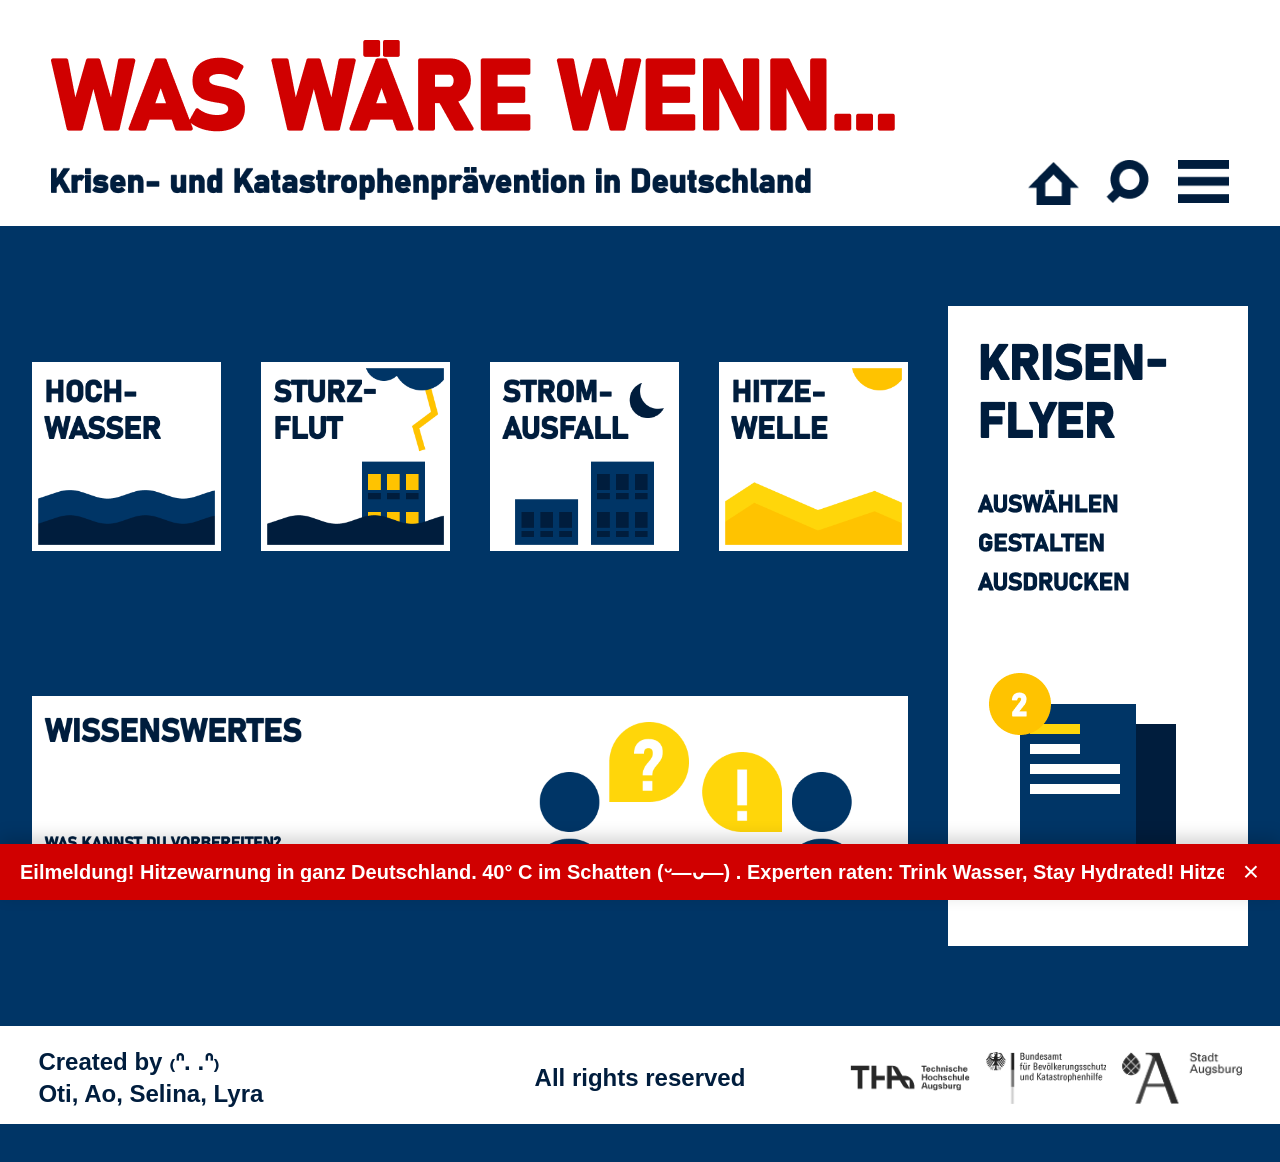
<file: index.html>
<!DOCTYPE html>
<html lang="de">
<head>
    <meta charset="UTF-8">
    <meta name="viewport" content="width=device-width, initial-scale=1.0">
    <title>Startseite</title>
    <link rel="stylesheet" href="./css/style.css">
    <script src="./js/script.js" defer></script>
</head>
<body class="page-shell">
    <header class="hero-header">
        <img src="./images/main_title_big.png" alt="WAS TUN WENN'S KNALLT?" class="hero-title-image">
    </header>

    <div class="sticky-bar">
        <div class="sticky-text-image-wrap">
            <img src="./images/main_title_small.png" alt="Lokale Krisenvorsorge leicht gemacht" class="sticky-text-image">
        </div>

        <div class="sticky-icons">
            <a class="icon-link" href="./index.html" aria-label="Startseite">
                <img src="./images/Rectangle 110.png" alt="" class="icon-img">
            </a>

            <div class="header-tool search-tool">
                <button class="icon-link icon-button" id="searchToggle" aria-label="Suche öffnen" type="button">
                    <img src="./images/Group 95.png" alt="" class="icon-img">
                </button>

                <div class="search-panel" id="searchPanel">
                    <div class="search-dummy">Suche...</div>
                </div>
            </div>

            <div class="header-tool menu-tool">
                <button class="icon-link icon-button" id="menuToggle" aria-label="Menü öffnen" type="button">
                    <img src="./images/Group 94.png" alt="" class="icon-img">
                </button>

                <div class="menu-panel" id="menuPanel">
                    <img src="./images/menu.png" alt="Menü" class="menu-panel-image">

                    <button class="menu-hitbox menu-close-hitbox" type="button" data-menu-close aria-label="Menü schließen"></button>

                    <a href="./wissenswertes/index.html" class="menu-hitbox menu-link-hitbox menu-hitbox-wissenswertes" aria-label="Zu Wissenswertes"></a>

                    <a href="./krisen-flyer/index.html" class="menu-hitbox menu-link-hitbox menu-hitbox-krisenflyer" aria-label="Zu Krisen-Flyer"></a>

                    <a href="./hochwasser/index.html" class="menu-hitbox menu-link-hitbox menu-hitbox-hochwasser" aria-label="Zu Hochwasser"></a>

                    <a href="#about" class="menu-hitbox menu-link-hitbox menu-hitbox-about" aria-label="Zu About"></a>
                </div>
            </div>
        </div>
    </div>

    <main class="page-content">
        <section class="media-section">
            <div class="left-column">
                <div class="image-grid">
                    <a href="./hochwasser/index.html" class="grid-image-link img-1" aria-label="Zu Hochwasser">
                        <img src="./images/Hochwasser.png" alt="Hochwasser" class="img-box">
                    </a>

                    <img src="./images/Unwetter.png" alt="Sturzflut" class="img-box img-2 modal-trigger"
                         data-title="Sturzflut"
                         data-text="Lorem ipsum dolor sit amet, consectetur adipiscing elit. Ut enim ad minim veniam, quis nostrud exercitation ullamco laboris.">

                    <img src="./images/Stromausfall.png" alt="Stromausfall" class="img-box img-3 modal-trigger"
                         data-title="Stromausfall"
                         data-text="Lorem ipsum dolor sit amet, consectetur adipiscing elit. Duis aute irure dolor in reprehenderit in voluptate velit esse cillum dolore.">

                    <img src="./images/Hitzewelle.png" alt="Hitzewelle" class="img-box img-4 modal-trigger"
                         data-title="Hitzewelle"
                         data-text="Lorem ipsum dolor sit amet, consectetur adipiscing elit. Excepteur sint occaecat cupidatat non proident, sunt in culpa qui officia deserunt.">

                    <a href="./wissenswertes/index.html" class="grid-image-link img-wide" aria-label="Zu Wissenswertes">
                        <img src="./images/Wissenswertes.png" alt="Wissenswertes" class="img-box">
                    </a>
                </div>
            </div>

            <aside class="sticky-side">
                <a href="./krisen-flyer/index.html" class="side-image-link" aria-label="Zum Krisen-Flyer">
                    <img src="./images/Druckmaterial.png" alt="Druckmaterial" class="img-box img-tall">
                </a>
            </aside>
        </section>
    </main>

    <div class="modal" id="infoModal" aria-hidden="true">
        <div class="modal-content" role="dialog" aria-modal="true" aria-labelledby="modalTitle">
            <button class="modal-close" id="modalClose" aria-label="Popup schließen" type="button">
                <span aria-hidden="true">×</span>
            </button>
            <h2 id="modalTitle">Titel</h2>
            <p id="modalText">Text</p>
            <a id="modalLink" class="modal-link" href="#" hidden>Mehr erfahren</a>
        </div>
    </div>

    <div class="bottom-alert" id="bottomAlert" role="region" aria-label="Eilmeldung">
        <div class="bottom-alert-track">
            <div class="bottom-alert-marquee">
                <span>
                    Eilmeldung! Hitzewarnung in ganz Deutschland. 40° C im Schatten (ᵕ—ᴗ—) . Experten raten: Trink Wasser, Stay Hydrated! Hitze ist erwartet zu steigen dieses Wochenende. Cremt euch gut ein.
                </span>
                <span aria-hidden="true">
                    Eilmeldung! Hitzewarnung in ganz Deutschland. 40° C im Schatten (ᵕ—ᴗ—) . Experten raten: Trink Wasser, Stay Hydrated! Hitze ist erwartet zu steigen dieses Wochenende. Cremt euch gut ein.
                </span>
            </div>
        </div>

        <button class="bottom-alert-close" id="bottomAlertClose" type="button" aria-label="Eilmeldung schließen">
            ×
        </button>
    </div>

    <footer class="site-footer" id="about">
        <div class="footer-column footer-names">
            <p>Created by ₍ᐢ. .ᐢ₎</p>
            <p>Oti, Ao, Selina, Lyra</p>
        </div>

        <div class="footer-column footer-rights">
            <p>All rights reserved</p>
        </div>

        <div class="footer-column footer-logos">
            <img src="./images/logo_1.png" alt="Logo 1" class="footer-logo">
            <img src="./images/logo_2.png" alt="Logo 2" class="footer-logo">
            <img src="./images/logo_3.png" alt="Logo 3" class="footer-logo">
        </div>
    </footer>
</body>
</html>
</file>
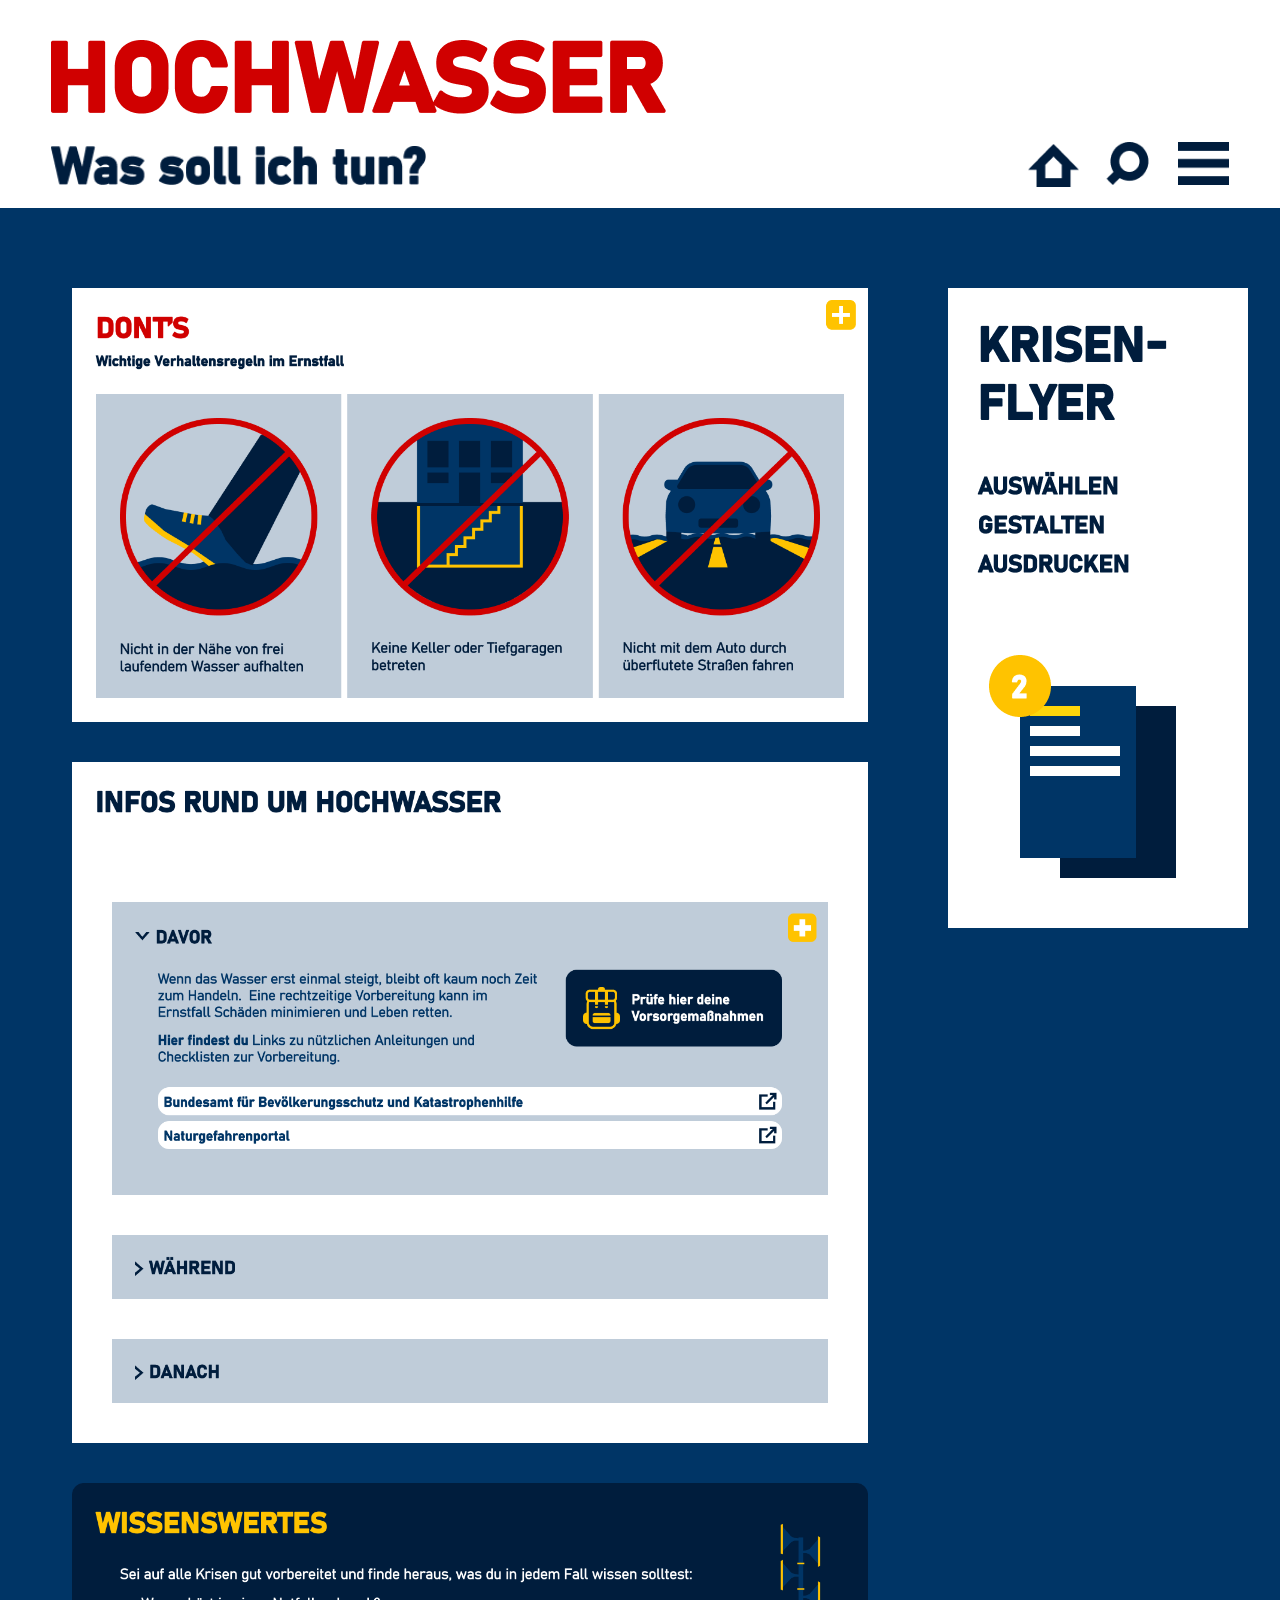
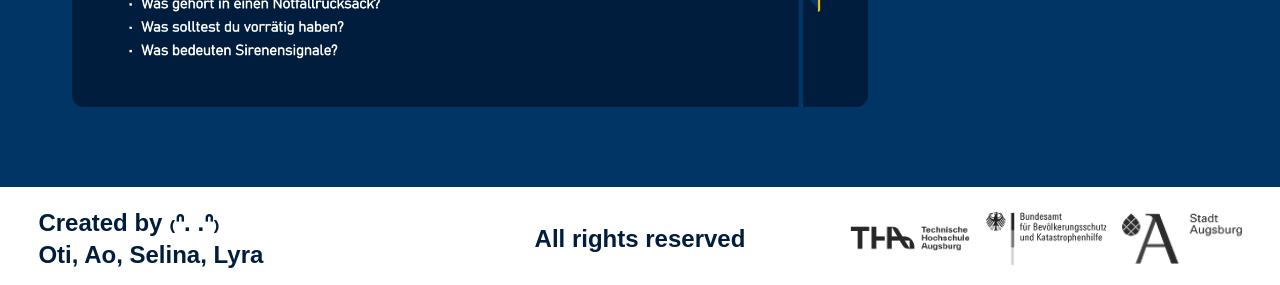
<file: hochwasser/index.html>
<!DOCTYPE html>
<html lang="de">
<head>
    <meta charset="UTF-8">
    <meta name="viewport" content="width=device-width, initial-scale=1.0">
    <title>Hochwasser</title>
    <link rel="stylesheet" href="../css/style.css">
    <script src="../js/script.js" defer></script>
</head>
<body>
<header class="hero-header">
    <img src="../images/hochwasser_title_big.png" alt="HOCHWASSER" class="hero-title-image">
</header>

<div class="sticky-bar">
    <div class="sticky-text-image-wrap">
        <img src="../images/hochwasser_title_small.png" alt="Was soll ich tun?" class="sticky-text-image">
    </div>

    <div class="sticky-icons">
        <a class="icon-link" href="../index.html" aria-label="Startseite">
            <img src="../images/Rectangle 110.png" alt="" class="icon-img">
        </a>

        <div class="header-tool search-tool">
            <button class="icon-link icon-button" id="searchToggle" aria-label="Suche öffnen" type="button">
                <img src="../images/Group 95.png" alt="" class="icon-img">
            </button>

            <div class="search-panel" id="searchPanel">
                <div class="search-dummy">Suche...</div>
            </div>
        </div>

        <div class="header-tool menu-tool">
            <button class="icon-link icon-button" id="menuToggle" aria-label="Menü öffnen" type="button">
                <img src="../images/Group 94.png" alt="" class="icon-img">
            </button>

            <div class="menu-panel" id="menuPanel">
                <img src="../images/menu.png" alt="Menü" class="menu-panel-image">

                <button class="menu-hitbox menu-close-hitbox" type="button" data-menu-close aria-label="Menü schließen"></button>

                <a href="../wissenswertes/index.html" class="menu-hitbox menu-link-hitbox menu-hitbox-wissenswertes" aria-label="Zu Wissenswertes"></a>

                <a href="../krisen-flyer/index.html" class="menu-hitbox menu-link-hitbox menu-hitbox-krisenflyer" aria-label="Zu Krisen-Flyer"></a>

                <a href="../hochwasser/index.html" class="menu-hitbox menu-link-hitbox menu-hitbox-hochwasser" aria-label="Zu Hochwasser"></a>

                <a href="#about" class="menu-hitbox menu-link-hitbox menu-hitbox-about" aria-label="Zu About"></a>
            </div>
        </div>
    </div>
</div>

<main class="subpage-layout">
    <section class="subpage-content">
        <div class="hochwasser-shell">
            <div class="hochwasser-stack">
                <img src="../images/hochwasser1.png" alt="Hochwasser 1" class="hochwasser-image">

                <section class="hochwasser-toggle-panel" aria-label="Hochwasser Phasen">
                    <div class="hochwasser-toggle-bg" aria-hidden="true"></div>

                    <div class="hochwasser-toggle-content">
                        <div class="toggle-module" data-toggle-group="davor" data-state="open">
                            <img src="../images/davor_open.png" alt="Davor geöffnet" class="toggle-image is-active" data-variant="open">
                            <img src="../images/davor_closed.png" alt="Davor eingeklappt" class="toggle-image" data-variant="closed">
                            <button class="toggle-hitbox" type="button" aria-label="Davor umschalten"></button>
                        </div>

                        <div class="toggle-module" data-toggle-group="waerend" data-state="closed">
                            <div class="toggle-open-layer">
                                <img src="../images/waerend_open.png" alt="Während geöffnet" class="toggle-image" data-variant="open">
                                <a href="./regionale-informationen/index.html"
                                   class="waerend-open-hitbox"
                                   aria-label="Zu den regionalen Informationen"></a>
                            </div>

                            <img src="../images/waerend_closed.png" alt="Während eingeklappt" class="toggle-image is-active" data-variant="closed">
                            <button class="toggle-hitbox" type="button" aria-label="Während umschalten"></button>
                        </div>

                        <div class="toggle-module" data-toggle-group="danach" data-state="closed">
                            <img src="../images/danach_open.png" alt="Danach geöffnet" class="toggle-image" data-variant="open">
                            <img src="../images/danach_closed.png" alt="Danach eingeklappt" class="toggle-image is-active" data-variant="closed">
                            <button class="toggle-hitbox" type="button" aria-label="Danach umschalten"></button>
                        </div>
                    </div>
                </section>

                <a href="../wissenswertes/index.html">
                    <img src="../images/hochwasserblue.png" alt="Hochwasser Blue" class="hochwasser-image">
                </a>
            </div>
        </div>
    </section>

    <aside class="sticky-side subpage-side">
        <a href="../krisen-flyer/index.html" class="side-image-link" aria-label="Zum Krisen-Flyer">
            <img src="../images/Druckmaterial.png" alt="Druckmaterial" class="img-box img-tall">
        </a>
    </aside>
</main>

    <footer class="site-footer" id="about">
        <div class="footer-column footer-names">
            <p>Created by ₍ᐢ. .ᐢ₎</p>
            <p>Oti, Ao, Selina, Lyra</p>
        </div>

        <div class="footer-column footer-rights">
            <p>All rights reserved</p>
        </div>

        <div class="footer-column footer-logos">
            <img src="../images/logo_1.png" alt="Logo 1" class="footer-logo">
            <img src="../images/logo_2.png" alt="Logo 2" class="footer-logo">
            <img src="../images/logo_3.png" alt="Logo 3" class="footer-logo">
        </div>
    </footer>
</body>
</html>
</file>
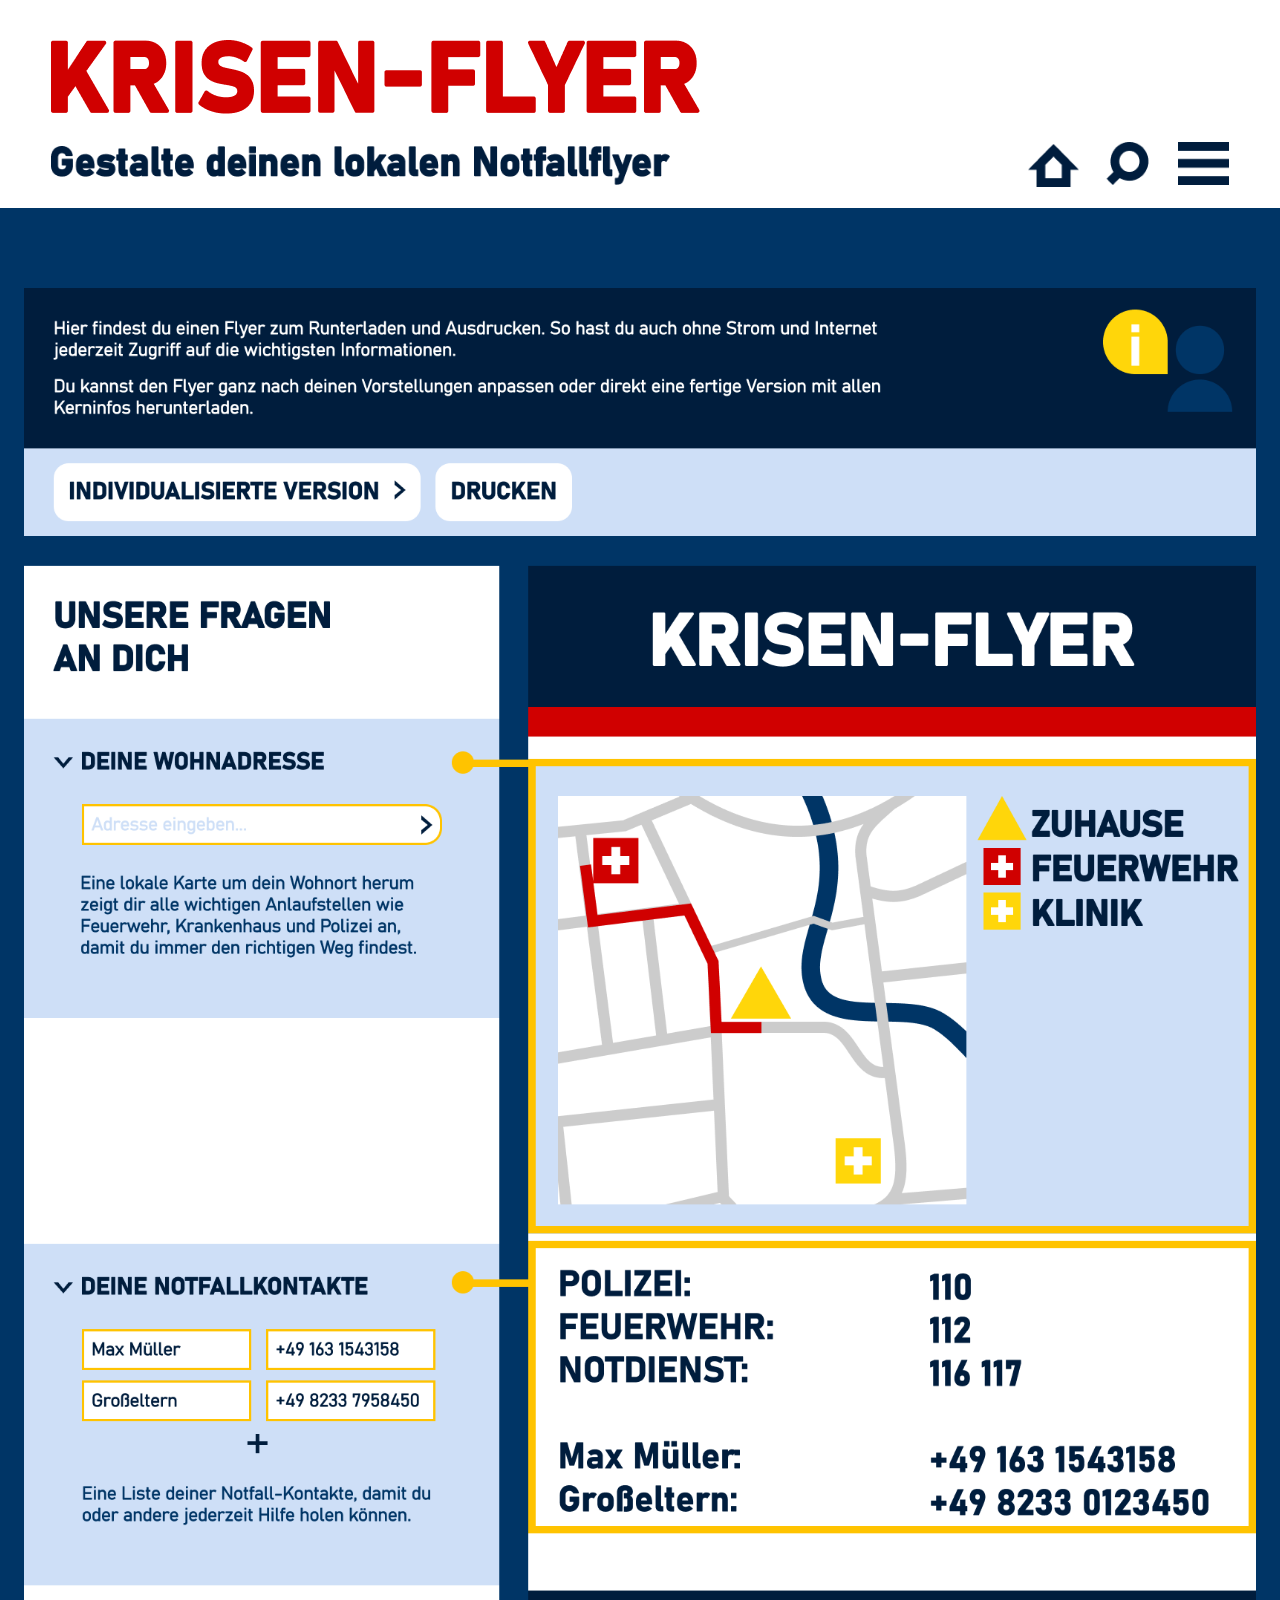
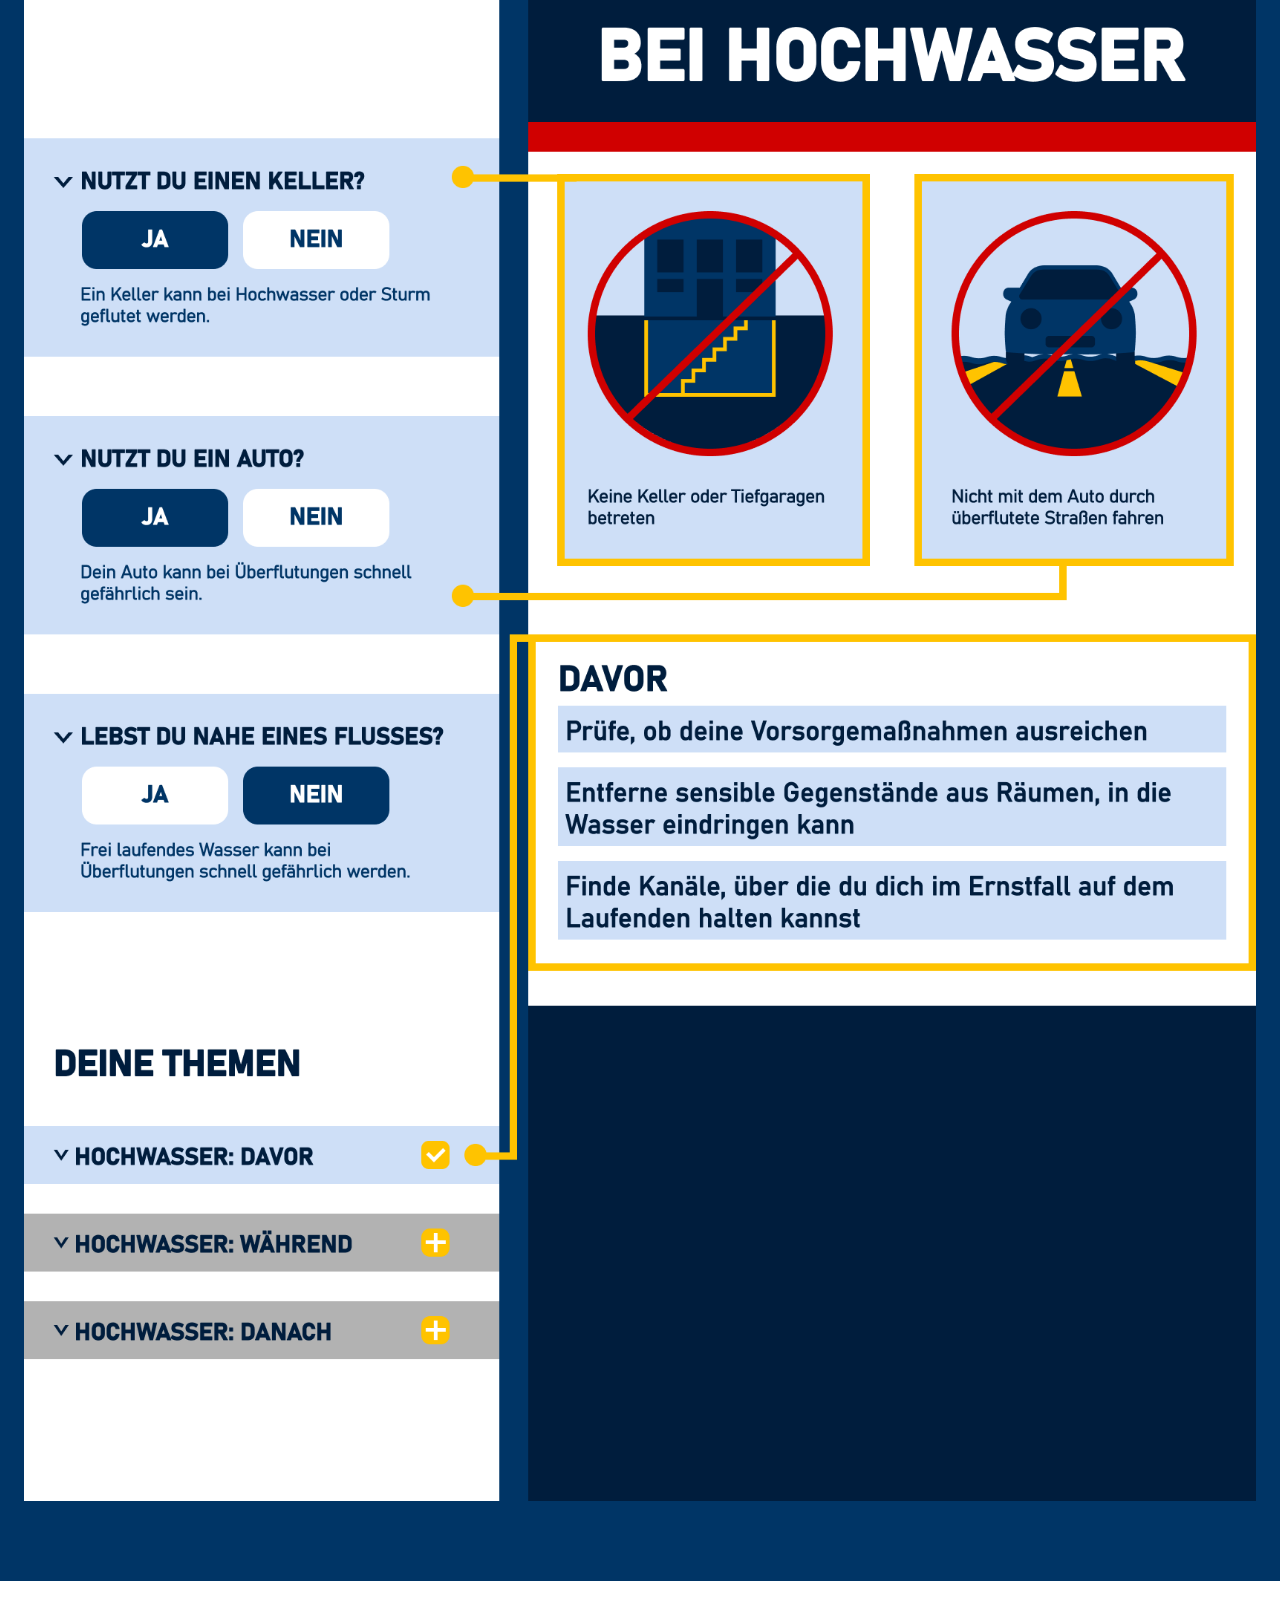
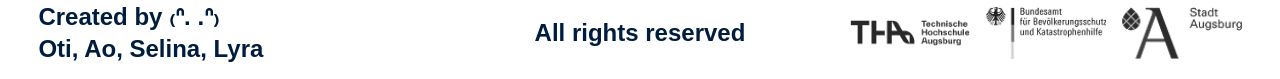
<file: krisen-flyer/index.html>
<!DOCTYPE html>
<html lang="de">
<head>
    <meta charset="UTF-8">
    <meta name="viewport" content="width=device-width, initial-scale=1.0">
    <title>Krisen-Flyer</title>
    <link rel="stylesheet" href="../css/style.css">
    <script src="../js/script.js" defer></script>
</head>
<body>
<header class="hero-header">
    <img src="../images/krisenflyer_title_big.png" alt="KRISEN-FLYER" class="hero-title-image">
</header>

<div class="sticky-bar">
    <div class="sticky-text-image-wrap">
        <img src="../images/krisenflyer_title_small.png" alt="Gestalte deinen lokalen Notfallflyer" class="sticky-text-image">
    </div>

    <div class="sticky-icons">
        <a class="icon-link" href="../index.html" aria-label="Startseite">
            <img src="../images/Rectangle 110.png" alt="" class="icon-img">
        </a>

        <div class="header-tool search-tool">
            <button class="icon-link icon-button" id="searchToggle" aria-label="Suche öffnen" type="button">
                <img src="../images/Group 95.png" alt="" class="icon-img">
            </button>

            <div class="search-panel" id="searchPanel">
                <div class="search-dummy">Suche...</div>
            </div>
        </div>

        <div class="header-tool menu-tool">
            <button class="icon-link icon-button" id="menuToggle" aria-label="Menü öffnen" type="button">
                <img src="../images/Group 94.png" alt="" class="icon-img">
            </button>

            <div class="menu-panel" id="menuPanel">
                <img src="../images/menu.png" alt="Menü" class="menu-panel-image">

                <button class="menu-hitbox menu-close-hitbox" type="button" data-menu-close aria-label="Menü schließen"></button>

                <a href="../wissenswertes/index.html" class="menu-hitbox menu-link-hitbox menu-hitbox-wissenswertes" aria-label="Zu Wissenswertes"></a>

                <a href="../krisen-flyer/index.html" class="menu-hitbox menu-link-hitbox menu-hitbox-krisenflyer" aria-label="Zu Krisen-Flyer"></a>

                <a href="../hochwasser/index.html" class="menu-hitbox menu-link-hitbox menu-hitbox-hochwasser" aria-label="Zu Hochwasser"></a>

                <a href="#about" class="menu-hitbox menu-link-hitbox menu-hitbox-about" aria-label="Zu About"></a>
            </div>
        </div>
    </div>
</div>

<main>
    <section class="krisenflyer-main-image-section">
        <img src="../images/krisenflyer_build.png" alt="Krisen-Flyer" class="krisenflyer-main-image">
    </section>
</main>

    <footer class="site-footer" id="about">
        <div class="footer-column footer-names">
            <p>Created by ₍ᐢ. .ᐢ₎</p>
            <p>Oti, Ao, Selina, Lyra</p>
        </div>

        <div class="footer-column footer-rights">
            <p>All rights reserved</p>
        </div>

        <div class="footer-column footer-logos">
            <img src="../images/logo_1.png" alt="Logo 1" class="footer-logo">
            <img src="../images/logo_2.png" alt="Logo 2" class="footer-logo">
            <img src="../images/logo_3.png" alt="Logo 3" class="footer-logo">
        </div>
    </footer>
</body>
</html>
</file>
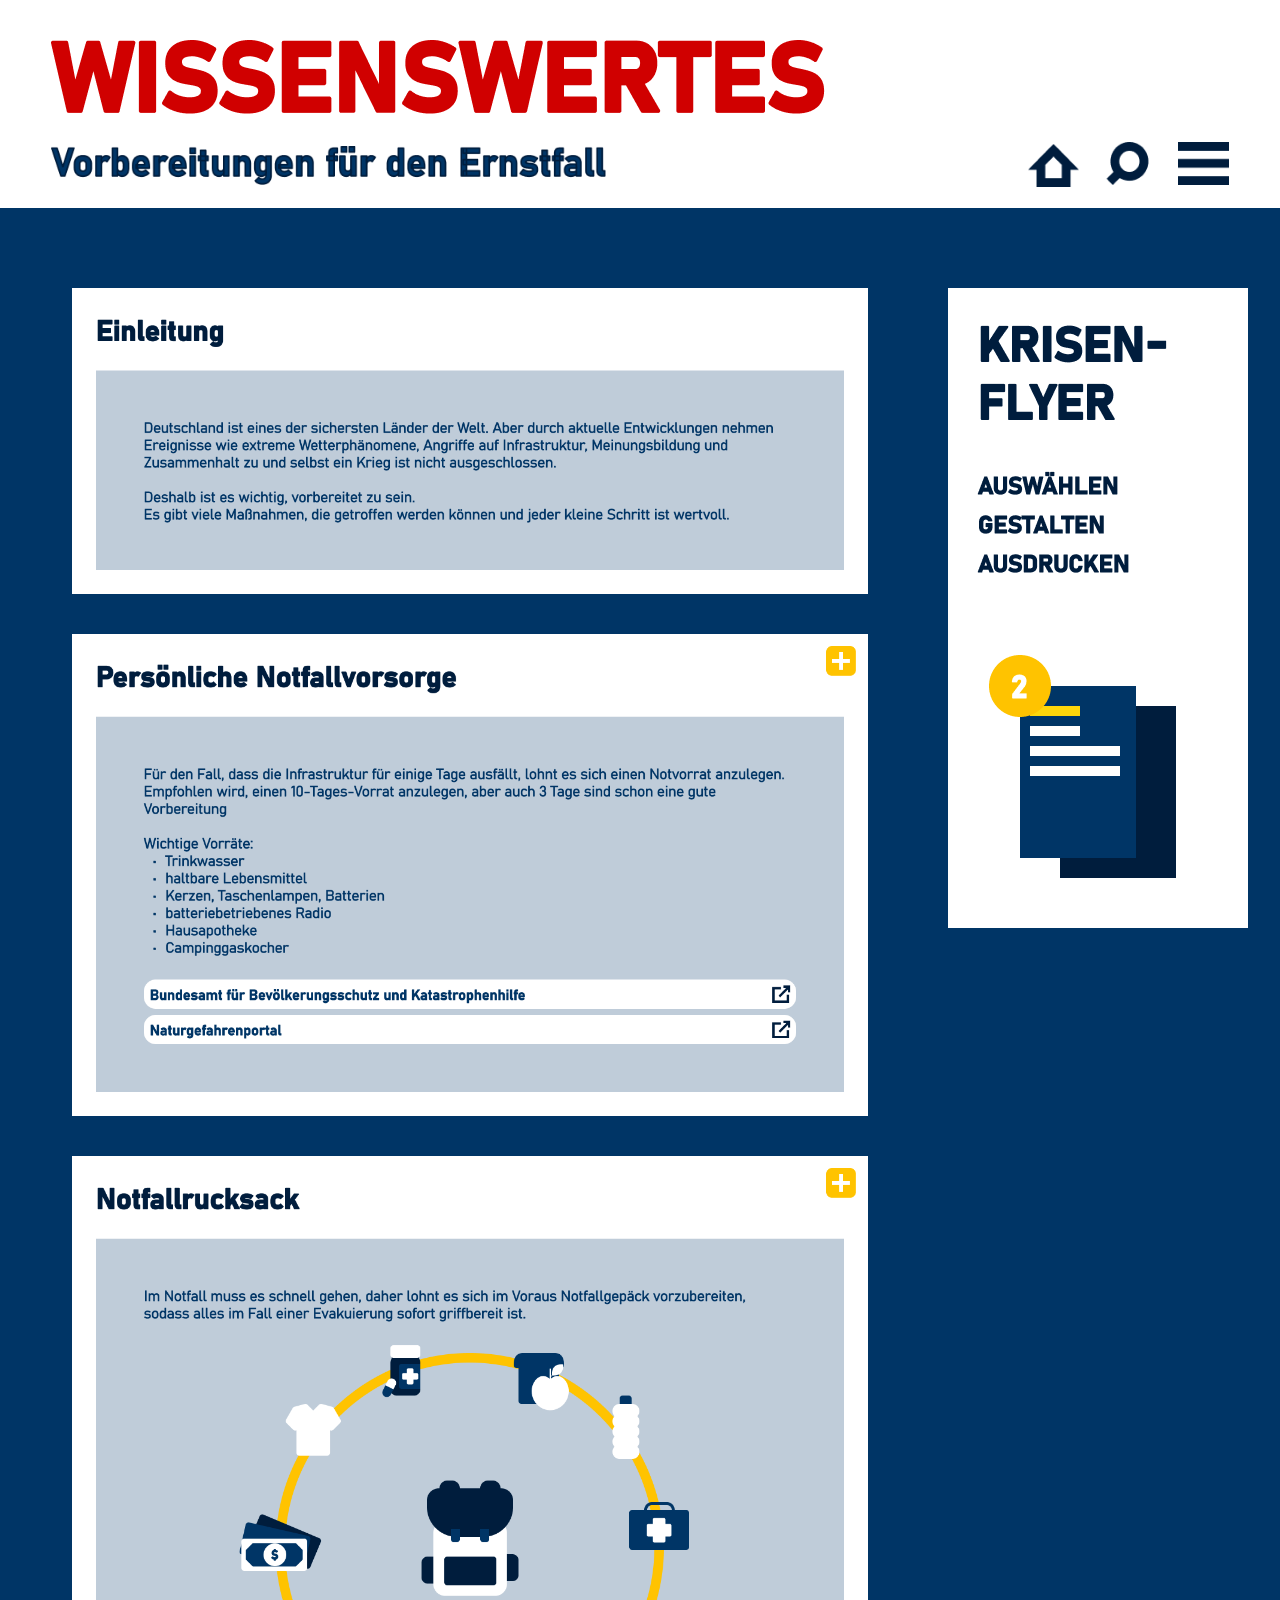
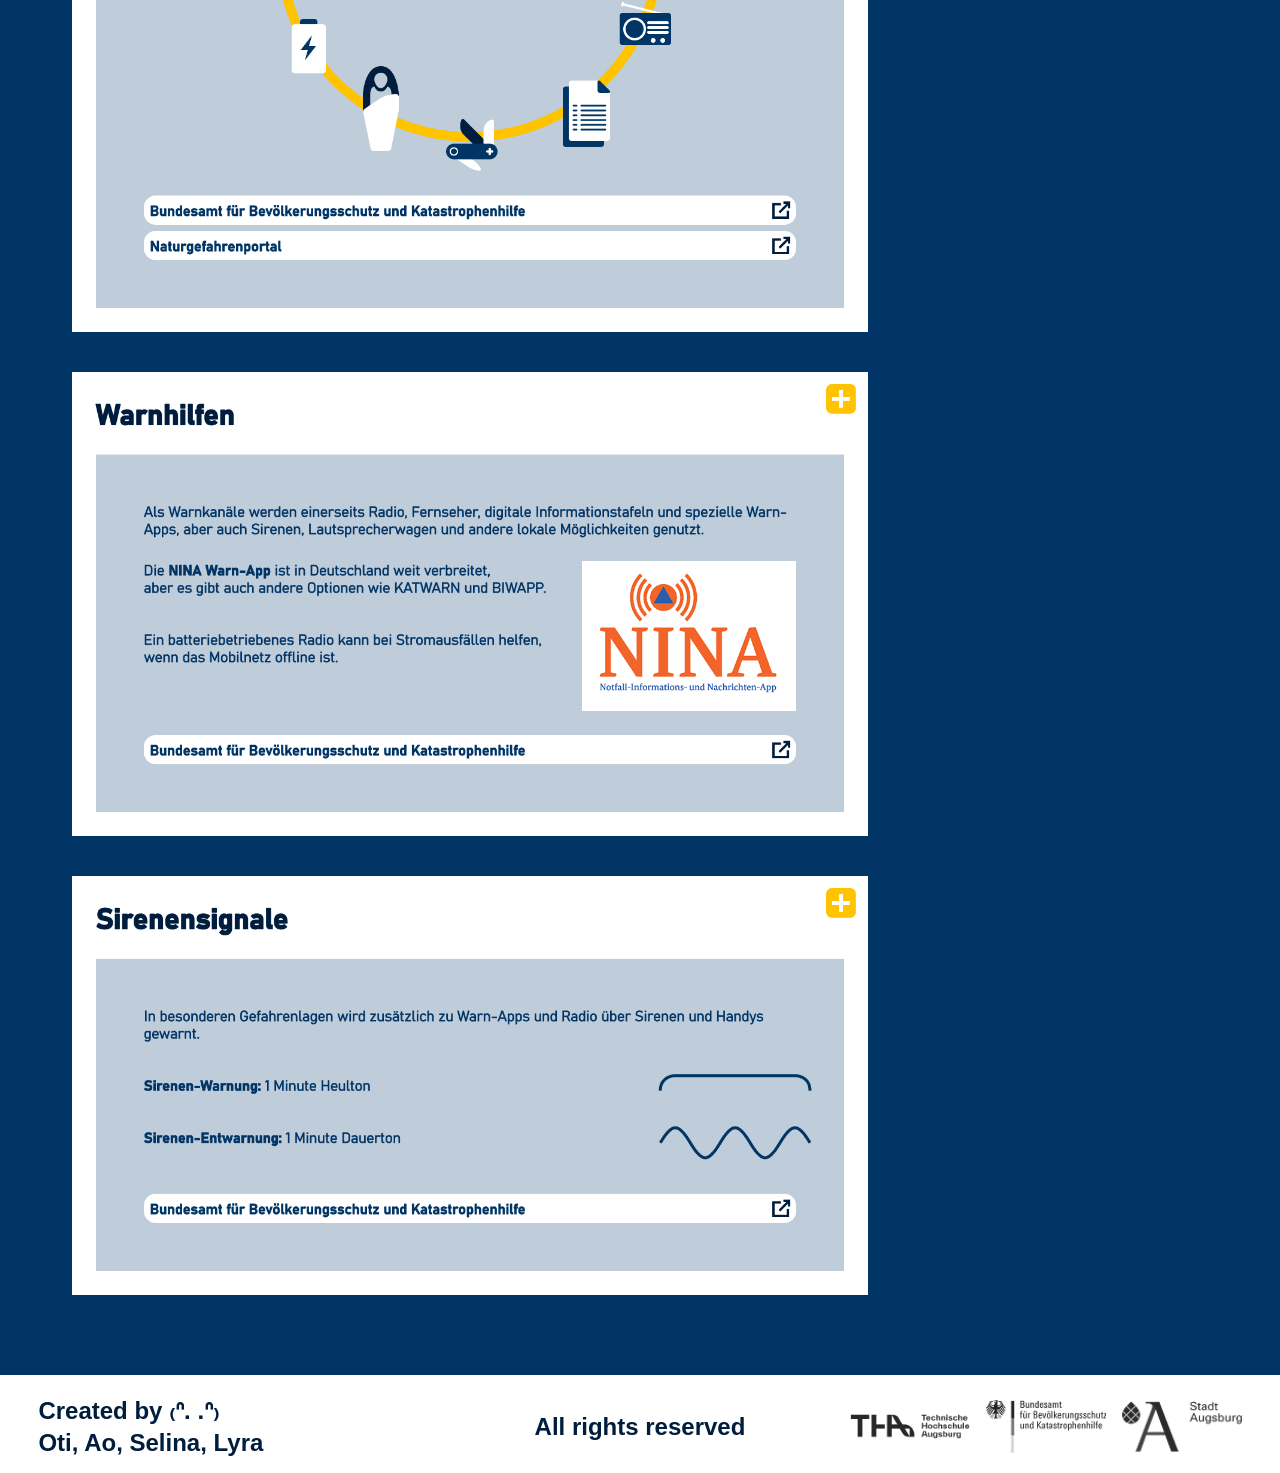
<file: wissenswertes/index.html>
<!DOCTYPE html>
<html lang="de">
<head>
    <meta charset="UTF-8">
    <meta name="viewport" content="width=device-width, initial-scale=1.0">
    <title>Wissenswertes</title>
    <link rel="stylesheet" href="../css/style.css">
    <script src="../js/script.js" defer></script>
</head>
<body>
    <header class="hero-header">
        <img src="../images/wissenswertes_title_big.png" alt="WISSENSWERTES" class="hero-title-image">
    </header>

    <div class="sticky-bar">
        <div class="sticky-text-image-wrap">
            <img src="../images/wissenswertes_title_small.png" alt="Vorbereitungen für den Ernstfall" class="sticky-text-image">
        </div>

        <div class="sticky-icons">
            <a class="icon-link" href="../index.html" aria-label="Startseite">
                <img src="../images/Rectangle 110.png" alt="" class="icon-img">
            </a>

            <div class="header-tool search-tool">
                <button class="icon-link icon-button" id="searchToggle" aria-label="Suche öffnen" type="button">
                    <img src="../images/Group 95.png" alt="" class="icon-img">
                </button>

                <div class="search-panel" id="searchPanel">
                    <div class="search-dummy">Suche...</div>
                </div>
            </div>

            <div class="header-tool menu-tool">
                <button class="icon-link icon-button" id="menuToggle" aria-label="Menü öffnen" type="button">
                    <img src="../images/Group 94.png" alt="" class="icon-img">
                </button>

                <div class="menu-panel" id="menuPanel">
                    <img src="../images/menu.png" alt="Menü" class="menu-panel-image">

                    <button class="menu-hitbox menu-close-hitbox" type="button" data-menu-close aria-label="Menü schließen"></button>

                    <a href="../wissenswertes/index.html" class="menu-hitbox menu-link-hitbox menu-hitbox-wissenswertes" aria-label="Zu Wissenswertes"></a>

                    <a href="../krisen-flyer/index.html" class="menu-hitbox menu-link-hitbox menu-hitbox-krisenflyer" aria-label="Zu Krisen-Flyer"></a>

                    <a href="../hochwasser/index.html" class="menu-hitbox menu-link-hitbox menu-hitbox-hochwasser" aria-label="Zu Hochwasser"></a>

                    <a href="#about" class="menu-hitbox menu-link-hitbox menu-hitbox-about" aria-label="Zu About"></a>
                </div>
            </div>
        </div>
    </div>

 <main class="subpage-layout">
        <section class="subpage-content">
            <div class="wissenswertes-shell">
                <div class="wissenswertes-stack">
                    <img src="../images/wissenswertes1.png" alt="Wissenswertes 1" class="wissenswertes-image">
                    <img src="../images/wissenswertes2.png" alt="Wissenswertes 2" class="wissenswertes-image">
                    <img src="../images/wissenswertes3.png" alt="Wissenswertes 3" class="wissenswertes-image">
                    <img src="../images/wissenswertes4.png" alt="Wissenswertes 4" class="wissenswertes-image">
                    <img src="../images/wissenswertes5.png" alt="Wissenswertes 5" class="wissenswertes-image">
                </div>
            </div>
        </section>

        <aside class="sticky-side subpage-side">
            <a href="../krisen-flyer/index.html" class="side-image-link" aria-label="Zum Krisen-Flyer">
                <img src="../images/Druckmaterial.png" alt="Druckmaterial" class="img-box img-tall">
            </a>
        </aside>
    </main>

    <footer class="site-footer" id="about">
        <div class="footer-column footer-names">
            <p>Created by ₍ᐢ. .ᐢ₎</p>
            <p>Oti, Ao, Selina, Lyra</p>
        </div>

        <div class="footer-column footer-rights">
            <p>All rights reserved</p>
        </div>

        <div class="footer-column footer-logos">
            <img src="../images/logo_1.png" alt="Logo 1" class="footer-logo">
            <img src="../images/logo_2.png" alt="Logo 2" class="footer-logo">
            <img src="../images/logo_3.png" alt="Logo 3" class="footer-logo">
        </div>
    </footer>
</body>
</html>
</file>
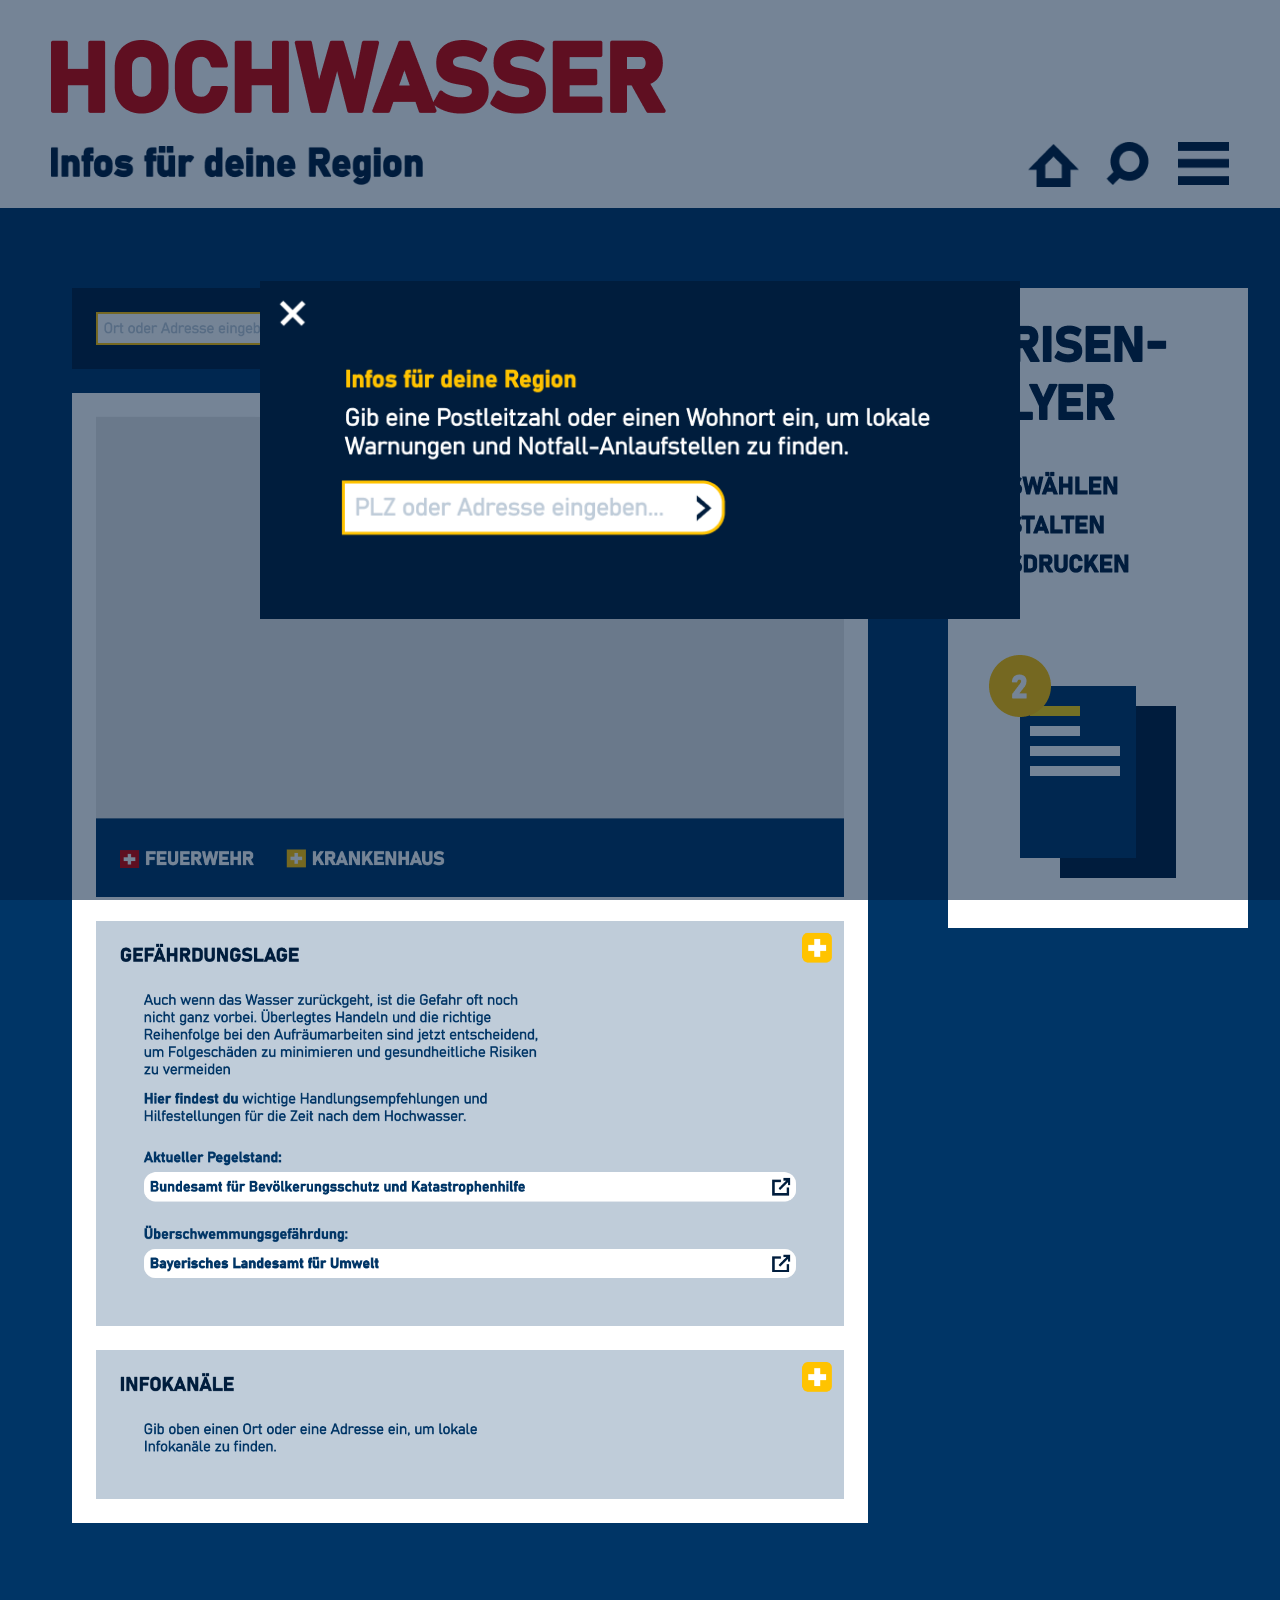
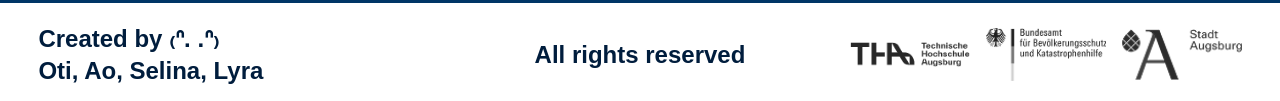
<file: hochwasser/regionale-informationen/index.html>
<!DOCTYPE html>
<html lang="de">
<head>
    <meta charset="UTF-8">
    <meta name="viewport" content="width=device-width, initial-scale=1.0">
    <title>Regionale Informationen</title>
    <link rel="stylesheet" href="../../css/style.css">
    <script src="../../js/script.js" defer></script>
</head>
<body>
    <header class="hero-header">
        <img src="../../images/hochwasser_title_big.png" alt="HOCHWASSER" class="hero-title-image">
    </header>

    <div class="sticky-bar">
        <div class="sticky-text-image-wrap">
            <img src="../../images/information_title_small.png" alt="Infos für deine Region" class="sticky-text-image">
        </div>

        <div class="sticky-icons">
            <a class="icon-link" href="../../index.html" aria-label="Startseite">
                <img src="../../images/Rectangle 110.png" alt="" class="icon-img">
            </a>

            <div class="header-tool search-tool">
                <button class="icon-link icon-button" id="searchToggle" aria-label="Suche öffnen" type="button">
                    <img src="../../images/Group 95.png" alt="" class="icon-img">
                </button>

                <div class="search-panel" id="searchPanel">
                    <div class="search-dummy">Suche...</div>
                </div>
            </div>

            <div class="header-tool menu-tool">
                <button class="icon-link icon-button" id="menuToggle" aria-label="Menü öffnen" type="button">
                    <img src="../../images/Group 94.png" alt="" class="icon-img">
                </button>

                <div class="menu-panel" id="menuPanel">
                    <img src="../../images/menu.png" alt="Menü" class="menu-panel-image">

                    <button class="menu-hitbox menu-close-hitbox" type="button" data-menu-close aria-label="Menü schließen"></button>

                    <a href="../../wissenswertes/index.html" class="menu-hitbox menu-link-hitbox menu-hitbox-wissenswertes" aria-label="Zu Wissenswertes"></a>

                    <a href="../../krisen-flyer/index.html" class="menu-hitbox menu-link-hitbox menu-hitbox-krisenflyer" aria-label="Zu Krisen-Flyer"></a>

                    <a href="../../hochwasser/index.html" class="menu-hitbox menu-link-hitbox menu-hitbox-hochwasser" aria-label="Zu Hochwasser"></a>

                    <a href="#about" class="menu-hitbox menu-link-hitbox menu-hitbox-about" aria-label="Zu About"></a>
                </div>
            </div>
        </div>
    </div>

    <main class="subpage-layout">
        <section class="subpage-content">
            <div class="regionale-informationen-shell">
                <img src="../../images/information_loading.png"
                     alt="Regionale Informationen"
                     class="regionale-informationen-image"
                     id="regionaleInfoImage">

                <div class="regionale-popup-overlay is-visible" id="regionalePopupOverlay">
                    <button class="regionale-popup-trigger"
                            id="regionalePopupTrigger"
                            type="button"
                            aria-label="Informationen automatisch ausfüllen">
                        <img src="../../images/information_insert.png"
                             alt="Informationen einfügen"
                             class="regionale-popup-image">
                    </button>

                    <div class="regionale-popup-toast" id="regionalePopupToast" aria-live="polite">
                        bip bap bup automatisches ausfüllen
                    </div>
                </div>
            </div>
        </section>

        <aside class="sticky-side subpage-side">
            <a href="../../krisen-flyer/index.html" class="side-image-link" aria-label="Zum Krisen-Flyer">
                <img src="../../images/Druckmaterial.png" alt="Druckmaterial" class="img-box img-tall">
            </a>
        </aside>
    </main>

    <footer class="site-footer" id="about">
        <div class="footer-column footer-names">
            <p>Created by ₍ᐢ. .ᐢ₎</p>
            <p>Oti, Ao, Selina, Lyra</p>
        </div>

        <div class="footer-column footer-rights">
            <p>All rights reserved</p>
        </div>

        <div class="footer-column footer-logos">
            <img src="../../images/logo_1.png" alt="Logo 1" class="footer-logo">
            <img src="../../images/logo_2.png" alt="Logo 2" class="footer-logo">
            <img src="../../images/logo_3.png" alt="Logo 3" class="footer-logo">
        </div>
    </footer>
</body>
</html>
</file>
<file: css/style.css>
@font-face {
    font-family: 'Bahnschrift';
    src: url('../fonts/bahnschrift.ttf') format('truetype');
    font-weight: 700;
    font-style: normal;
    font-display: swap;
}

html {
    scrollbar-width: thin;
    scrollbar-color: #ffc300 #001d3d;
}

::-webkit-scrollbar {
    width: 14px;
}

::-webkit-scrollbar-track {
    background: #001d3d;
}

::-webkit-scrollbar-thumb {
    background: #ffc300;
    border-radius: 999px;
    border: 2px solid #001d3d;
}

::-webkit-scrollbar-thumb:hover {
    background: #ffd60a;
}

body {
    margin: 0;
    font-family: Arial, sans-serif;
    background: #003566;
    color: #001d3d;
    overflow-x: hidden;
}

body.page-shell {
    min-height: 100vh;
    display: flex;
    flex-direction: column;
}

body.has-bottom-alert {
    padding-bottom: 38px;
}

.page-content {
    flex: 1 0 auto;
}

.hero-header {
    padding-block: 40px 24px;
    padding-inline: clamp(24px, 3vw, 48px);
    background: #ffffff;
    flex-shrink: 0;
}

.hero-title {
    margin: 0;
    font-size: clamp(72px, 7vw, 96px);
    line-height: 0.95;
    font-weight: 700;
    color: #d00000;
}

.hero-title-image {
    display: block;
    width: auto;
    max-width: min(100%, 920px);
    height: auto;
}

.sticky-bar {
    position: sticky;
    top: 0;
    z-index: 1000;
    display: flex;
    align-items: center;
    justify-content: space-between;
    gap: 24px;
    padding-block: 14px;
    padding-inline: clamp(24px, 3vw, 48px);
    padding-top: 0;
    background: #ffffff;
    border-bottom: 1px solid #ffffff;
    backdrop-filter: blur(8px);
    flex-shrink: 0;
}

.sticky-text {
    min-width: 0;
    font-size: clamp(32px, 3vw, 48px);
    font-weight: 700;
    line-height: 1.05;
}

.sticky-text-image-wrap {
    min-width: 0;
    width: 100%;
    max-width: 760px;
    height: clamp(34px, 3vw, 50px);
    display: flex;
    align-items: center;
}

.sticky-text-image {
    display: block;
    width: 100%;
    height: 100%;
    object-fit: contain;
    object-position: left center;
}

.sticky-icons {
    display: flex;
    align-items: center;
    gap: 24px;
    position: relative;
    flex-shrink: 0;
}

.header-tool {
    position: relative;
}

.icon-link {
    display: inline-flex;
    align-items: center;
    justify-content: center;
    width: 51px;
    height: 51px;
    border: none;
    border-radius: 0;
    text-decoration: none;
    background: #ffffff;
}

.icon-button {
    padding: 0;
    border: none;
    cursor: pointer;
    background: #ffffff;
}

.icon-img {
    display: block;
    width: 51px;
    height: 51px;
    object-fit: contain;
}

.search-panel,
.menu-panel {
    position: absolute;
    top: calc(100% + 14px);
    right: 0;
    display: none;
    z-index: 1200;
}

.search-panel.open,
.menu-panel.open {
    display: block;
}

.search-panel {
    width: 180px;
    padding: 16px;
    background: #ffffff;
    border: 1px solid #001d3d;
    border-radius: 0;
    box-shadow: 0 16px 40px rgba(0, 0, 0, 0.14);
}

.search-dummy {
    width: 100%;
    height: 56px;
    box-sizing: border-box;
    display: flex;
    align-items: center;
    justify-content: center;
    background: #f8f8f8;
    border: 1px solid #001d3d;
    border-radius: 0;
    color: #001d3d;
    font-size: 1.2em;
    font-weight: 700;
}

.menu-panel {
    width: 215px;
    padding: 0;
    background: transparent;
    border: none;
    border-radius: 0;
    box-shadow: none;
}

.menu-panel-image {
    display: block;
    width: 100%;
    height: auto;
}

.menu-hitbox {
    position: absolute;
    display: block;
    background: transparent;
    border: none;
    padding: 0;
    margin: 0;
    cursor: pointer;
    z-index: 2;
}

.menu-close-hitbox {
    top: 0;
    right: 0;
    width: 47.5px;
    height: 47.5px;
}

.menu-link-hitbox {
    left: 0;
    width: 100%;
}

.menu-hitbox-wissenswertes {
    top: 50px;
    height: 25px;
}

.menu-hitbox-krisenflyer {
    top: 88px;
    height: 25px;
}

.menu-hitbox-hochwasser {
    top: 161px;
    height: 25px;
}

.menu-hitbox-about {
    top: 312px;
    height: 25px;
}

.menu-hitbox:focus-visible {
    outline: 2px solid #001d3d;
    outline-offset: -2px;
}

.media-section,
.subpage-layout {
    display: grid;
    grid-template-columns: minmax(0, 1320px) 300px;
    gap: 40px;
    width: min(100% - 48px, 1660px);
    margin: 80px auto;
    align-items: start;
}

.left-column,
.subpage-content {
    min-width: 0;
}

.left-column {
    display: flex;
    flex-direction: column;
    gap: 80px;
}

.image-grid {
    display: grid;
    grid-template-columns: repeat(4, minmax(0, 1fr));
    grid-template-rows: 300px 300px;
    gap: 40px;
}

.img-box {
    display: block;
    width: 100%;
    height: 100%;
    background: transparent;
    object-fit: contain;
    object-position: center;
    transition: transform 0.18s ease, box-shadow 0.18s ease;
}

.img-box:hover {
    transform: translateY(-4px);
    box-shadow: 0 16px 28px rgba(0, 0, 0, 0.18);
}

.modal-trigger {
    cursor: pointer;
}

.img-1 { grid-column: 1; grid-row: 1; }
.img-2 { grid-column: 2; grid-row: 1; }
.img-3 { grid-column: 3; grid-row: 1; }
.img-4 { grid-column: 4; grid-row: 1; }

.img-wide {
    grid-column: 1 / 5;
    grid-row: 2;
}

.grid-image-link {
    display: block;
    width: 100%;
    height: 100%;
    text-decoration: none;
}

.grid-image-link .img-box {
    width: 100%;
    height: 100%;
}

.sticky-side,
.subpage-side {
    position: sticky;
    top: 120px;
    align-self: start;
}

.side-image-link {
    display: block;
    text-decoration: none;
}

.img-tall {
    display: block;
    width: 300px;
    height: 640px;
    object-fit: cover;
}

.dummy-content,
.subpage-placeholder {
    min-height: 1500px;
    padding: 40px;
    background: #ffffff;
}

.subpage-placeholder {
    display: flex;
    flex-direction: column;
    gap: 24px;
}

.subpage-placeholder h2 {
    margin: 0;
    font-size: 40px;
    line-height: 1.05;
    color: #001d3d;
}

.subpage-placeholder p {
    margin: 0;
    max-width: 70ch;
    font-size: 20px;
    line-height: 1.5;
    color: #001d3d;
}

.placeholder-block {
    min-height: 180px;
    display: flex;
    align-items: center;
    justify-content: center;
    background: #e9eef4;
    border: 2px dashed #001d3d;
    color: #001d3d;
    font-size: 24px;
    font-weight: 700;
}

.placeholder-tall {
    min-height: 420px;
}

.modal {
    position: fixed;
    inset: 0;
    z-index: 3000;
    display: none;
    align-items: center;
    justify-content: center;
    padding: 24px;
    background: rgba(0, 29, 61, 0.54);
}

.modal.open {
    display: flex;
}

.modal-content {
    position: relative;
    width: min(680px, 100%);
    max-height: 80vh;
    overflow: auto;
    padding: 40px 32px 32px;
    background: #fffaf6;
    border-radius: 0;
    box-shadow: 0 20px 60px rgba(0, 0, 0, 0.18);
}

.modal-content h2 {
    margin: 0 0 16px;
    font-size: 2em;
}

.modal-content p {
    margin: 0;
    font-size: 18px;
    line-height: 1.6;
}

.modal-link {
    display: inline-block;
    margin-top: 24px;
    color: #001d3d;
    font-size: 18px;
    font-weight: 700;
    text-decoration: underline;
}

.modal-link:hover {
    opacity: 0.8;
}

.modal-close {
    position: absolute;
    top: 16px;
    right: 16px;
    width: 44px;
    height: 44px;
    border: none;
    border-radius: 999px;
    background: #efe2d5;
    color: #222;
    font-size: 28px;
    line-height: 1;
    cursor: pointer;
}

.bottom-alert {
    position: fixed;
    left: 0;
    right: 0;
    bottom: 0;
    z-index: 4000;
    display: flex;
    align-items: center;
    gap: 16px;
    height: 56px;
    padding-left: 20px;
    padding-right: 56px;
    background: #d00000;
    color: #ffffff;
    overflow: hidden;
    box-shadow: 0 -6px 18px rgba(0, 0, 0, 0.18);
}

.bottom-alert-track {
    flex: 1;
    min-width: 0;
    overflow: hidden;
}

.bottom-alert-marquee {
    display: flex;
    align-items: center;
    width: max-content;
    white-space: nowrap;
    will-change: transform;
    animation: alert-scroll 34s linear infinite;
}

.bottom-alert-marquee span {
    display: inline-block;
    padding-right: 120px;
    color: #ffffff;
    font-size: 20px;
    font-weight: 700;
    line-height: 1;
    white-space: nowrap;
}

.bottom-alert-close {
    position: absolute;
    top: 50%;
    right: 12px;
    transform: translateY(-50%);
    width: 34px;
    height: 34px;
    display: inline-flex;
    align-items: center;
    justify-content: center;
    border: none;
    background: transparent;
    color: #ffffff;
    font-size: 28px;
    line-height: 1;
    cursor: pointer;
}

.bottom-alert-close:hover {
    opacity: 0.8;
}

.bottom-alert.is-hidden {
    display: none;
}

.germany-map {
    display: block;
    max-width: 100%;
    height: auto;
    margin-top: 32px;
}

.site-footer {
    display: flex;
    align-items: center;
    justify-content: space-between;
    gap: 32px;
    margin-top: auto;
    padding-top: 16px;
    padding-bottom: 10px;
    padding-inline: clamp(24px, 3vw, 48px);
    background: #ffffff;
    flex-shrink: 0;
}

.footer-column {
    flex: 1;
    min-width: 0;
}

.footer-names {
    display: flex;
    flex-direction: column;
    justify-content: center;
    gap: 4px;
}

.footer-names p,
.footer-rights p {
    margin: 0;
    color: #001d3d;
    font-size: 24px;
    line-height: 1.15;
    font-weight: 700;
}

.footer-rights {
    display: flex;
    justify-content: center;
    align-items: center;
    text-align: center;
}

.footer-logos {
    display: flex;
    justify-content: flex-end;
    align-items: stretch;
    gap: 16px;
    height: 72px;
}

.footer-logo {
    display: block;
    width: auto;
    height: 100%;
    max-width: 120px;
    object-fit: contain;
    object-position: center;
}

@keyframes alert-scroll {
    0% {
        transform: translateX(0%);
    }
    100% {
        transform: translateX(-50%);
    }
}

@media (min-width: 1280px) {
    .hero-header,
    .sticky-bar {
        padding-inline: clamp(32px, 4vw, 64px);
    }

    .media-section,
    .subpage-layout {
        width: min(100% - 64px, 1660px);
    }
}

@media (min-width: 1600px) {
    .media-section,
    .subpage-layout {
        gap: 48px;
    }

    .image-grid {
        gap: 48px;
    }
}

.wissenswertes-shell {
    width: 100%;
    max-width: 100%;
    padding: 0 40px;
    box-sizing: border-box;
    background: transparent;
}

.wissenswertes-stack {
    display: flex;
    flex-direction: column;
    gap: 40px;
    width: 100%;
    background: transparent;
}

.wissenswertes-image {
    display: block;
    width: 100%;
    height: auto;
    margin: 0;
}

.hochwasser-shell {
    width: 100%;
    max-width: 100%;
    padding: 0 40px;
    box-sizing: border-box;
    background: transparent;
}

.hochwasser-stack {
    display: flex;
    flex-direction: column;
    gap: 40px;
    width: 100%;
    background: transparent;
}

.hochwasser-image {
    display: block;
    width: 100%;
    height: auto;
    margin: 0;
}

.hochwasser-toggle-panel {
    position: relative;
    width: 100%;
    background: #ffffff;
    overflow: hidden;
}

.hochwasser-toggle-bg {
    position: absolute;
    inset: 0;
    background-image: url('../images/hochwasser2.png');
    background-repeat: no-repeat;
    background-position: top center;
    background-size: 100% auto;
    pointer-events: none;
    z-index: 0;
}

.hochwasser-toggle-content {
    position: relative;
    z-index: 1;
    display: flex;
    flex-direction: column;
    gap: 40px;
    padding: 140px 40px 40px;
}

.toggle-open-layer {
    position: relative;
}

.toggle-module {
    position: relative;
    width: 100%;
}

.toggle-image {
    display: none;
    width: 100%;
    height: auto;
    margin: 0;
}

.toggle-image.is-active {
    display: block;
}

.toggle-hitbox {
    position: absolute;
    top: 0;
    left: 0;
    width: 100%;
    height: 110px;
    padding: 0;
    border: none;
    background: transparent;
    cursor: pointer;
    z-index: 2;
}

.toggle-hitbox:focus-visible {
    outline: 2px solid #001d3d;
    outline-offset: -2px;
}

.waerend-open-hitbox {
    position: absolute;
    left: 75px;
    bottom: 80px;
    width: 1090px;
    height: 50px;
    z-index: 3;
    background: transparent;
    pointer-events: none;
    visibility: hidden;
}

.toggle-module[data-state="open"] .waerend-open-hitbox {
    pointer-events: auto;
    visibility: visible;
}

.waerend-open-hitbox:focus-visible {
    outline: 2px solid #001d3d;
    outline-offset: -2px;
}

.krisenflyer-main-image-section {
    width: min(100% - 48px, 1660px);
    margin: 80px auto 80px;
}

.krisenflyer-main-image {
    display: block;
    width: 100%;
    height: auto;
    margin: 0 auto;
}

.regionale-informationen-shell {
    width: 100%;
    max-width: 100%;
    padding: 0 40px;
    box-sizing: border-box;
    background: transparent;
    position: relative;
}

.regionale-informationen-image {
    display: block;
    width: 100%;
    height: auto;
    margin: 0;
}

.regionale-popup-overlay {
    position: fixed;
    inset: 0;
    z-index: 5000;
    display: none;
    align-items: center;
    justify-content: center;
    background: rgba(0, 29, 61, 0.54);
    padding: 24px;
}

.regionale-popup-overlay.is-visible {
    display: flex;
}

.regionale-popup-trigger {
    position: relative;
    z-index: 1;
    display: inline-flex;
    align-items: center;
    justify-content: center;
    padding: 0;
    border: none;
    background: transparent;
    cursor: pointer;
}

.regionale-popup-image {
    display: block;
    width: min(92vw, 760px);
    height: auto;
}

.regionale-popup-toast {
    position: absolute;
    z-index: 2;
    padding: 18px 24px;
    background: #ffffff;
    color: #001d3d;
    font-size: 24px;
    font-weight: 700;
    line-height: 1.2;
    border: 2px solid #001d3d;
    box-shadow: 0 16px 40px rgba(0, 0, 0, 0.18);
    opacity: 0;
    pointer-events: none;
    transform: translateY(12px);
    transition: opacity 0.2s ease, transform 0.2s ease;
}

.regionale-popup-toast.is-visible {
    opacity: 1;
    transform: translateY(0);
}
</file>
